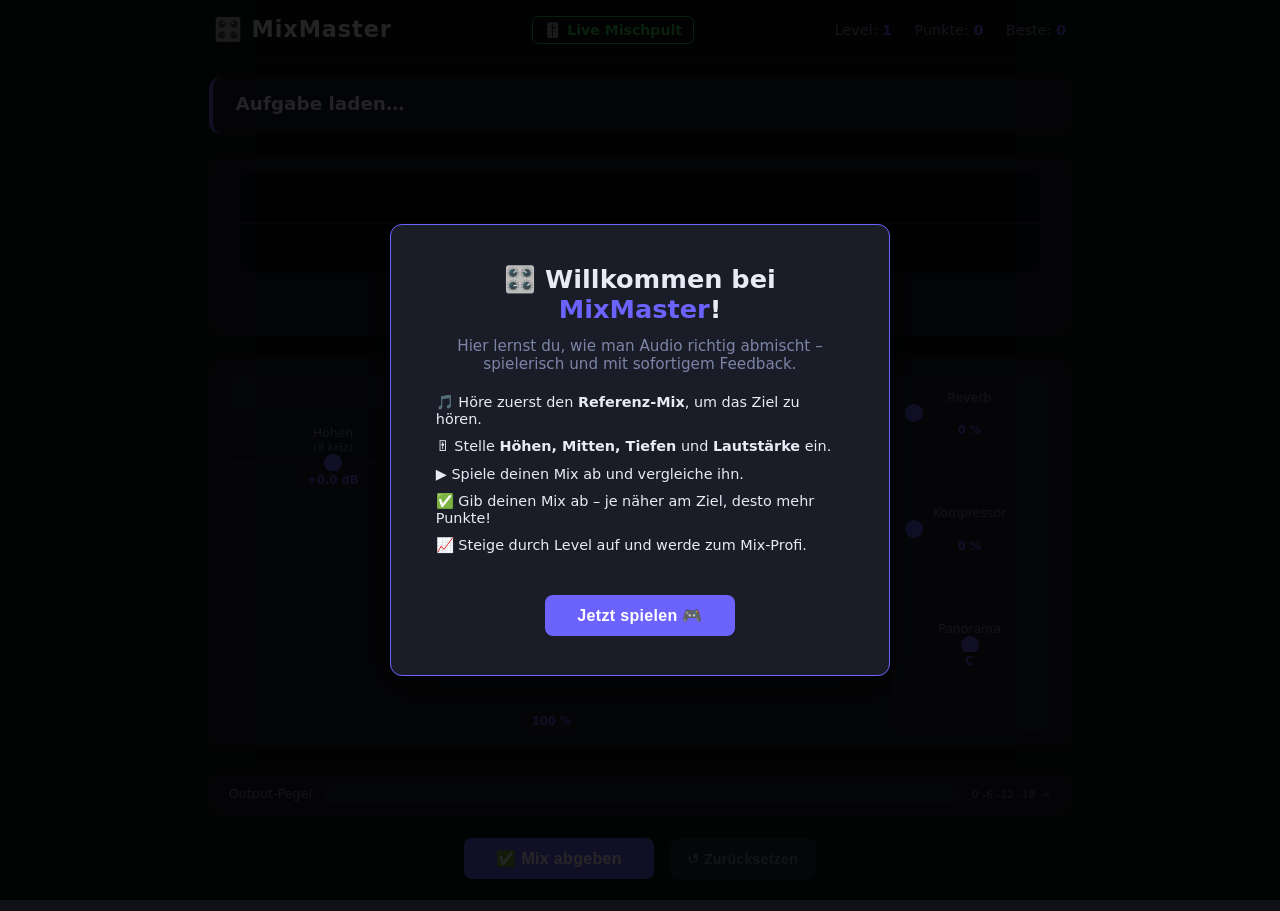
<file: index.html>
<!DOCTYPE html>
<html lang="de">
<head>
  <meta charset="UTF-8" />
  <meta name="viewport" content="width=device-width, initial-scale=1.0" />
  <title>MixMaster – Das Misch-Trainings-Spiel</title>
  <link rel="stylesheet" href="style.css" />
</head>
<body>

  <!-- ===== HEADER ===== -->
  <header>
    <div class="logo">🎛️ MixMaster</div>
    <a href="mixer.html" class="live-mixer-link">🎚️ Live Mischpult</a>
    <div class="score-bar">
      <span>Level: <strong id="level-display">1</strong></span>
      <span>Punkte: <strong id="score-display">0</strong></span>
      <span>Beste: <strong id="highscore-display">0</strong></span>
    </div>
  </header>

  <!-- ===== MAIN ===== -->
  <main>

    <!-- Mission card -->
    <section class="mission-card" id="mission-card">
      <h2 id="mission-title">Aufgabe laden…</h2>
      <p id="mission-desc"></p>
    </section>

    <!-- Visualiser -->
    <section class="visualiser-section">
      <canvas id="visualiser" width="800" height="120"></canvas>
      <div class="transport">
        <button id="btn-play-ref"  class="btn btn-ref"   title="Referenz-Mix kurz anhören">🎵 Referenz hören</button>
        <button id="btn-play-track" class="btn btn-play" title="Deinen Mix abspielen">▶ Spielen</button>
        <button id="btn-stop"       class="btn btn-stop" title="Stopp">⏹ Stopp</button>
      </div>
    </section>

    <!-- Mixer board -->
    <section class="mixer">

      <!-- Channel strip: Voice / Synth / Drums based on level -->
      <div class="channel" id="channel-main">
        <div class="channel-label" id="channel-label">🎤 Gesang</div>

        <!-- EQ knobs -->
        <div class="eq-section">
          <div class="knob-group">
            <label>Höhen <span class="hz">(8 kHz)</span></label>
            <input type="range" id="eq-high" class="slider eq-slider" min="-20" max="20" step="0.5" value="0" />
            <div class="value-badge" id="eq-high-val">0 dB</div>
          </div>
          <div class="knob-group">
            <label>Mitten <span class="hz">(1 kHz)</span></label>
            <input type="range" id="eq-mid" class="slider eq-slider" min="-20" max="20" step="0.5" value="0" />
            <div class="value-badge" id="eq-mid-val">0 dB</div>
          </div>
          <div class="knob-group">
            <label>Tiefen <span class="hz">(100 Hz)</span></label>
            <input type="range" id="eq-low" class="slider eq-slider" min="-20" max="20" step="0.5" value="0" />
            <div class="value-badge" id="eq-low-val">0 dB</div>
          </div>
        </div>

        <!-- Volume fader -->
        <div class="fader-section">
          <label>Lautstärke</label>
          <input type="range" id="fader-vol" class="slider fader" min="0" max="150" step="1" value="100"
                 orient="vertical" />
          <div class="value-badge" id="fader-vol-val">100 %</div>
        </div>

      </div><!-- /channel -->

      <!-- Reverb / Compression quick controls -->
      <div class="fx-panel">
        <div class="knob-group">
          <label>Reverb</label>
          <input type="range" id="fx-reverb" class="slider fx-slider" min="0" max="100" step="1" value="0" />
          <div class="value-badge" id="fx-reverb-val">0 %</div>
        </div>
        <div class="knob-group">
          <label>Kompressor</label>
          <input type="range" id="fx-comp" class="slider fx-slider" min="0" max="100" step="1" value="0" />
          <div class="value-badge" id="fx-comp-val">0 %</div>
        </div>
        <div class="knob-group">
          <label>Panorama</label>
          <input type="range" id="fx-pan" class="slider fx-slider" min="-100" max="100" step="1" value="0" />
          <div class="value-badge" id="fx-pan-val">C</div>
        </div>
      </div>

    </section><!-- /mixer -->

    <!-- Meter section -->
    <section class="meter-section">
      <div class="meter-label">Output-Pegel</div>
      <div class="meter-bar-wrap">
        <div id="meter-bar" class="meter-bar"></div>
      </div>
      <div class="meter-scale">
        <span>0</span><span>-6</span><span>-12</span><span>-18</span><span>-∞</span>
      </div>
    </section>

    <!-- Submit -->
    <div class="submit-row">
      <button id="btn-submit" class="btn btn-submit">✅ Mix abgeben</button>
      <button id="btn-reset"  class="btn btn-reset">↺ Zurücksetzen</button>
    </div>

    <!-- Result overlay -->
    <div id="result-overlay" class="result-overlay hidden">
      <div class="result-box">
        <div id="result-emoji" class="result-emoji">🎉</div>
        <h2 id="result-title">Fantastisch!</h2>
        <p id="result-msg"></p>
        <div class="result-breakdown" id="result-breakdown"></div>
        <button id="btn-next" class="btn btn-next">Weiter ▶</button>
      </div>
    </div>

  </main>

  <!-- ===== TUTORIAL OVERLAY ===== -->
  <div id="tutorial-overlay" class="tutorial-overlay">
    <div class="tutorial-box">
      <h1>🎛️ Willkommen bei <em>MixMaster</em>!</h1>
      <p>Hier lernst du, wie man Audio richtig abmischt – spielerisch und mit sofortigem Feedback.</p>
      <ul>
        <li>🎵 Höre zuerst den <strong>Referenz-Mix</strong>, um das Ziel zu hören.</li>
        <li>🎚 Stelle <strong>Höhen, Mitten, Tiefen</strong> und <strong>Lautstärke</strong> ein.</li>
        <li>▶ Spiele deinen Mix ab und vergleiche ihn.</li>
        <li>✅ Gib deinen Mix ab – je näher am Ziel, desto mehr Punkte!</li>
        <li>📈 Steige durch Level auf und werde zum Mix-Profi.</li>
      </ul>
      <button id="btn-start" class="btn btn-next">Jetzt spielen 🎮</button>
    </div>
  </div>

  <script src="app.js"></script>
</body>
</html>
</file>
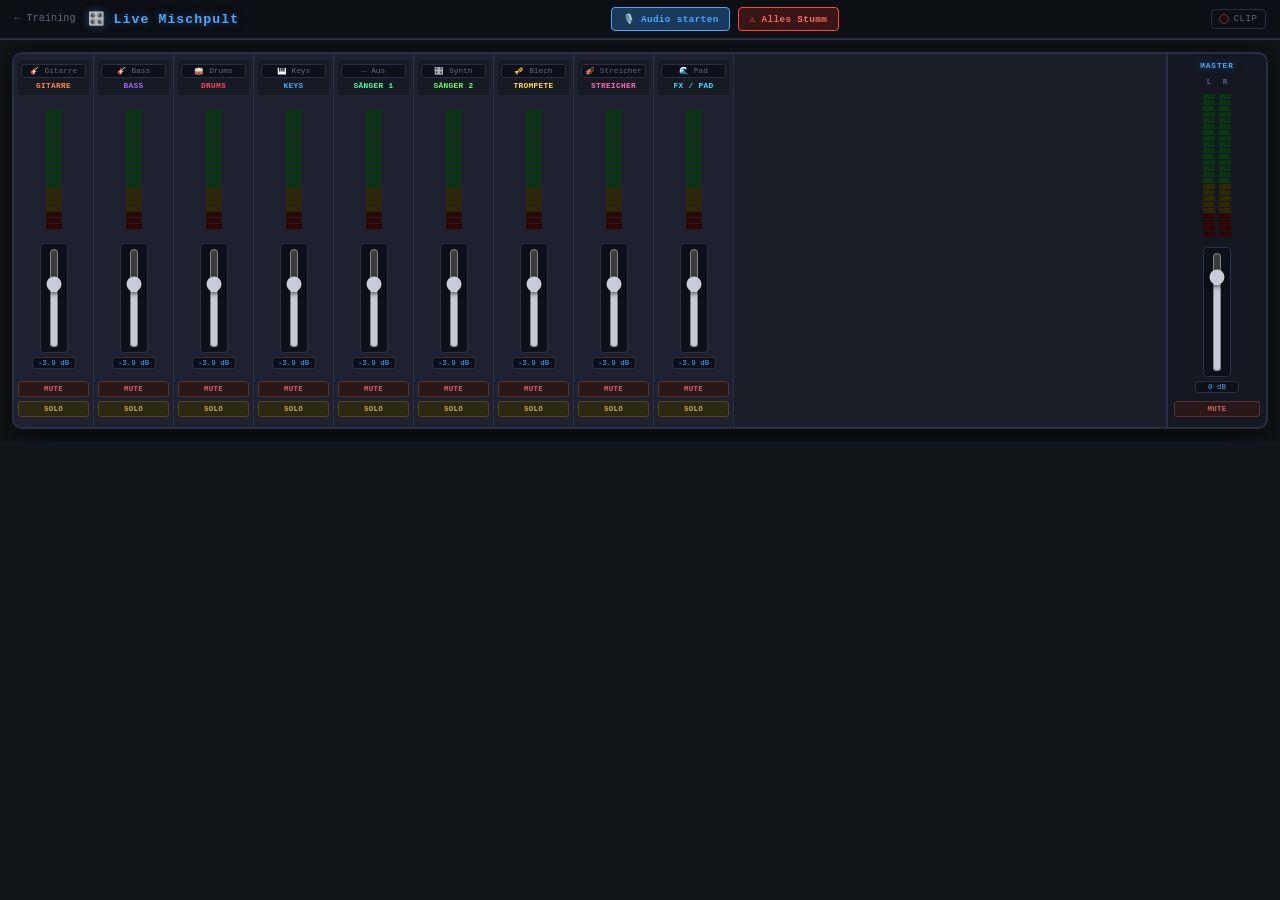
<file: mixer.html>
<!DOCTYPE html>
<html lang="de">
<head>
  <meta charset="UTF-8" />
  <meta name="viewport" content="width=device-width, initial-scale=1.0" />
  <title>Live Mischpult – Audio Mixer</title>
  <link rel="stylesheet" href="mixer.css" />
</head>
<body>

  <!-- ===== HEADER ===== -->
  <header class="mixer-header">
    <div class="header-left">
      <a href="index.html" class="back-link">← Training</a>
      <div class="logo">🎛️ Live Mischpult</div>
    </div>
    <div class="header-center">
      <button id="btn-start-audio" class="btn btn-primary">🎙️ Audio starten</button>
      <button id="btn-panic"       class="btn btn-danger">⚠️ Alles Stumm</button>
    </div>
    <div class="header-right">
      <div class="clip-indicator" id="clip-indicator">
        <span class="clip-led" id="clip-led"></span>
        <span>CLIP</span>
      </div>
    </div>
  </header>

  <!-- ===== MIXER CONSOLE ===== -->
  <div class="console-wrap">
    <div class="console" id="console">

      <!-- ─── Channel strips (generated by JS) ─── -->
      <div class="channels" id="channels"></div>

      <!-- ─── Master Section ─── -->
      <div class="master-section">
        <div class="master-label">MASTER</div>

        <div class="master-meters">
          <div class="master-meter-wrap">
            <div class="master-meter-label">L</div>
            <div class="meter-column" id="master-meter-l">
              <!-- LEDs injected by JS -->
            </div>
          </div>
          <div class="master-meter-wrap">
            <div class="master-meter-label">R</div>
            <div class="meter-column" id="master-meter-r">
              <!-- LEDs injected by JS -->
            </div>
          </div>
        </div>

        <div class="master-fader-wrap">
          <div class="fader-track">
            <input type="range" id="master-fader"
                   class="fader-input" orient="vertical"
                   min="0" max="120" step="1" value="100" />
          </div>
          <div class="fader-db-label" id="master-db">0 dB</div>
        </div>

        <div class="master-controls">
          <button class="btn-mute" id="master-mute">MUTE</button>
        </div>
      </div>

    </div><!-- /console -->
  </div><!-- /console-wrap -->

  <!-- ===== INPUT PERMISSION NOTICE ===== -->
  <div id="mic-notice" class="mic-notice hidden">
    🎙️ Mikrofon-Zugriff wurde abgelehnt oder nicht unterstützt. Kanäle nutzen Synthesizer-Töne.
  </div>

  <script src="mixer.js"></script>
</body>
</html>
</file>
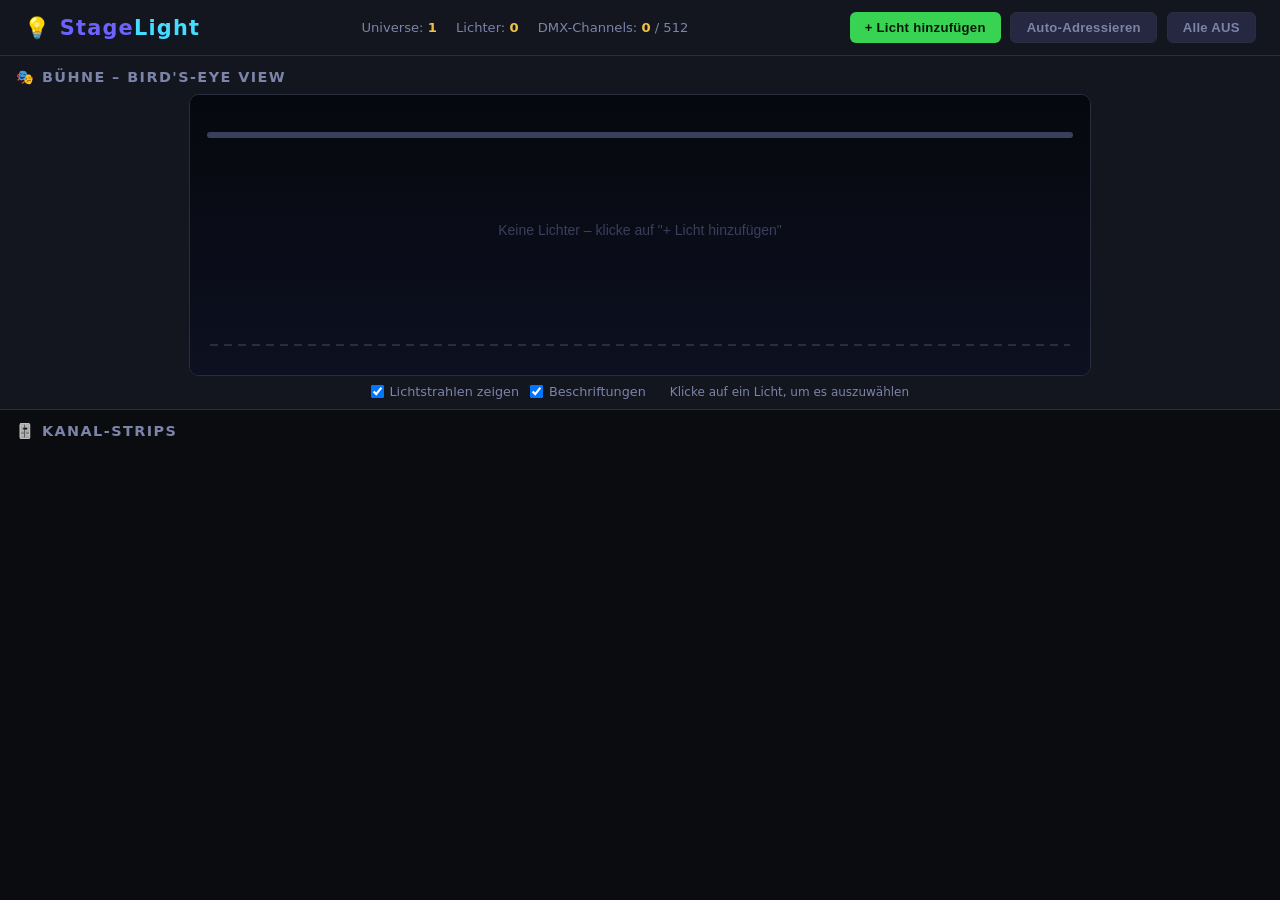
<file: stage.html>
<!DOCTYPE html>
<html lang="de">
<head>
  <meta charset="UTF-8" />
  <meta name="viewport" content="width=device-width, initial-scale=1.0" />
  <title>StageLight – DMX Lighting Control</title>
  <link rel="stylesheet" href="stage.css" />
</head>
<body>

  <!-- ===== HEADER ===== -->
  <header>
    <div class="logo">💡 Stage<span>Light</span></div>

    <div class="dmx-info">
      <span>Universe: <strong>1</strong></span>
      <span>Lichter: <strong id="light-count">0</strong></span>
      <span>DMX-Channels: <strong id="dmx-used">0</strong> / 512</span>
    </div>

    <div class="header-actions">
      <button class="btn btn-add" id="btn-add-light">+ Licht hinzufügen</button>
      <button class="btn btn-secondary" id="btn-auto-addr">Auto-Adressieren</button>
      <button class="btn btn-secondary" id="btn-all-off">Alle AUS</button>
    </div>
  </header>

  <!-- ===== MAIN ===== -->
  <main>

    <!-- Stage Canvas -->
    <section class="stage-section">
      <h2>🎭 Bühne – Bird's-Eye View</h2>
      <canvas id="stage-canvas" width="900" height="280"></canvas>
      <div class="stage-controls">
        <label>
          <input type="checkbox" id="show-beams" checked />
          Lichtstrahlen zeigen
        </label>
        <label>
          <input type="checkbox" id="show-labels" checked />
          Beschriftungen
        </label>
        <span style="margin-left:.8rem; color: var(--text-dim); font-size:.75rem;">
          Klicke auf ein Licht, um es auszuwählen
        </span>
      </div>
    </section>

    <!-- Channel Strips -->
    <section class="strips-section">
      <div class="strips-header">
        <h2>🎚️ Kanal-Strips</h2>
      </div>
      <div id="channel-strips">
        <!-- strips injected by JS -->
      </div>
    </section>

  </main>

  <!-- ===== ADD LIGHT MODAL ===== -->
  <div class="modal-overlay hidden" id="add-modal">
    <div class="modal-box">
      <h3>💡 Neues Licht hinzufügen</h3>

      <div class="form-group">
        <label for="new-name">Name</label>
        <input type="text" id="new-name" class="form-input" placeholder="z.B. Spot Links" value="" />
      </div>

      <div class="form-group">
        <label for="new-type">Typ</label>
        <select id="new-type" class="form-select">
          <option value="par">PAR (Intensität + RGB)</option>
          <option value="spot">Spot (Intensität + Pan/Tilt)</option>
          <option value="rgb">RGB Flood (Vollfarbe)</option>
          <option value="moving">Moving Head (Pan/Tilt + RGB)</option>
        </select>
      </div>

      <div class="form-group">
        <label for="new-dmx">DMX-Startadresse (1–512)</label>
        <input type="number" id="new-dmx" class="form-input" min="1" max="512" value="1" />
      </div>

      <div class="modal-actions">
        <button class="btn btn-secondary" id="btn-modal-cancel">Abbrechen</button>
        <button class="btn btn-add" id="btn-modal-add">Hinzufügen</button>
      </div>
    </div>
  </div>

  <!-- ===== TOAST ===== -->
  <div id="toast"></div>

  <script src="stage.js"></script>
</body>
</html>
</file>
<file: style.css>
/* =====================================================
   MixMaster – Stylesheet
   Dark studio aesthetic, mobile-friendly
   ===================================================== */

/* ---------- Reset & base ---------- */
*, *::before, *::after { box-sizing: border-box; margin: 0; padding: 0; }

:root {
  --bg:         #0f1117;
  --surface:    #1a1d27;
  --surface2:   #23273a;
  --accent:     #6c63ff;
  --accent2:    #ff6584;
  --green:      #39d353;
  --yellow:     #f0c040;
  --red:        #e05252;
  --text:       #e8eaf6;
  --text-dim:   #7c84a8;
  --radius:     12px;
  --fader-h:    180px;
}

html { font-size: 16px; }
body {
  background: var(--bg);
  color: var(--text);
  font-family: 'Segoe UI', system-ui, sans-serif;
  min-height: 100vh;
  display: flex;
  flex-direction: column;
  align-items: center;
}

/* ---------- Header ---------- */
header {
  width: 100%;
  max-width: 900px;
  display: flex;
  justify-content: space-between;
  align-items: center;
  padding: 1rem 1.5rem;
  border-bottom: 1px solid #2a2d3e;
}
.logo { font-size: 1.4rem; font-weight: 700; letter-spacing: .04em; }
.live-mixer-link {
  color: var(--green);
  text-decoration: none;
  font-size: .88rem;
  font-weight: 600;
  padding: .3rem .7rem;
  border: 1px solid var(--green);
  border-radius: 6px;
  transition: background .2s;
}
.live-mixer-link:hover { background: rgba(57,211,83,.12); }
.score-bar { display: flex; gap: 1.4rem; font-size: .9rem; color: var(--text-dim); }
.score-bar strong { color: var(--accent); }

/* ---------- Main ---------- */
main {
  width: 100%;
  max-width: 900px;
  padding: 1rem 1.2rem 2rem;
  display: flex;
  flex-direction: column;
  gap: 1.4rem;
}

/* ---------- Mission card ---------- */
.mission-card {
  background: var(--surface);
  border-radius: var(--radius);
  padding: 1rem 1.4rem;
  border-left: 4px solid var(--accent);
}
.mission-card h2 { font-size: 1.15rem; margin-bottom: .3rem; }
.mission-card p  { color: var(--text-dim); font-size: .9rem; }

/* ---------- Visualiser ---------- */
.visualiser-section {
  display: flex;
  flex-direction: column;
  align-items: center;
  gap: .8rem;
  background: var(--surface);
  border-radius: var(--radius);
  padding: 1rem;
}
#visualiser {
  width: 100%;
  max-width: 800px;
  height: 100px;
  border-radius: 8px;
  background: #0a0c13;
}
.transport {
  display: flex;
  gap: .7rem;
  flex-wrap: wrap;
  justify-content: center;
}

/* ---------- Buttons ---------- */
.btn {
  cursor: pointer;
  border: none;
  border-radius: 8px;
  padding: .55rem 1.1rem;
  font-size: .88rem;
  font-weight: 600;
  letter-spacing: .02em;
  transition: filter .15s, transform .1s;
}
.btn:hover  { filter: brightness(1.15); }
.btn:active { transform: scale(.96); }

.btn-play   { background: var(--green);  color: #0a1a0a; }
.btn-ref    { background: var(--accent); color: #fff; }
.btn-stop   { background: #444;          color: var(--text); }
.btn-submit { background: var(--accent); color: #fff; padding: .7rem 2rem; font-size: 1rem; }
.btn-reset  { background: var(--surface2); color: var(--text-dim); }
.btn-next   { background: var(--accent); color: #fff; padding: .7rem 2rem; font-size: 1rem; margin-top: 1rem; }

/* ---------- Mixer ---------- */
.mixer {
  display: flex;
  gap: 1.2rem;
  background: var(--surface);
  border-radius: var(--radius);
  padding: 1.2rem 1.4rem;
  flex-wrap: wrap;
}

/* -- Channel strip -- */
#channel-main {
  flex: 1;
  min-width: 260px;
  display: flex;
  flex-direction: column;
  gap: 1rem;
}
.channel-label {
  font-size: 1rem;
  font-weight: 700;
  color: var(--accent);
  text-align: center;
  padding: .4rem;
  background: var(--surface2);
  border-radius: 6px;
}

/* -- EQ section -- */
.eq-section {
  display: flex;
  gap: 1rem;
  justify-content: space-between;
  flex-wrap: wrap;
}
.knob-group {
  display: flex;
  flex-direction: column;
  align-items: center;
  gap: .35rem;
  flex: 1;
  min-width: 80px;
}
.knob-group label {
  font-size: .78rem;
  color: var(--text-dim);
  text-align: center;
  line-height: 1.3;
}
.hz { display: block; font-size: .7rem; color: var(--text-dim); }

/* -- Sliders -- */
.slider {
  -webkit-appearance: none;
  appearance: none;
  background: transparent;
  cursor: pointer;
}

/* EQ sliders – horizontal */
.eq-slider, .fx-slider {
  width: 100%;
  height: 4px;
  border-radius: 4px;
  accent-color: var(--accent);
}
.eq-slider::-webkit-slider-runnable-track,
.fx-slider::-webkit-slider-runnable-track {
  height: 4px;
  background: var(--surface2);
  border-radius: 4px;
}
.eq-slider::-webkit-slider-thumb,
.fx-slider::-webkit-slider-thumb {
  -webkit-appearance: none;
  width: 18px; height: 18px;
  border-radius: 50%;
  background: var(--accent);
  margin-top: -7px;
  transition: background .2s;
}
.eq-slider:hover::-webkit-slider-thumb,
.fx-slider:hover::-webkit-slider-thumb { background: var(--accent2); }

/* Volume fader – vertical */
.fader-section {
  display: flex;
  flex-direction: column;
  align-items: center;
  gap: .4rem;
}
.fader-section label { font-size: .78rem; color: var(--text-dim); }
.fader {
  writing-mode: vertical-lr;
  direction: rtl;
  width: 28px;
  height: var(--fader-h);
  accent-color: var(--green);
}

/* -- Value badges -- */
.value-badge {
  font-size: .72rem;
  font-weight: 700;
  color: var(--accent);
  background: var(--surface2);
  padding: 2px 6px;
  border-radius: 4px;
  min-width: 48px;
  text-align: center;
}

/* -- FX panel -- */
.fx-panel {
  display: flex;
  flex-direction: column;
  gap: 1.2rem;
  justify-content: space-around;
  min-width: 110px;
  background: var(--surface2);
  border-radius: 8px;
  padding: .8rem .9rem;
}
.fx-panel .knob-group { min-width: unset; }

/* ---------- Meter ---------- */
.meter-section {
  display: flex;
  align-items: center;
  gap: .8rem;
  background: var(--surface);
  border-radius: var(--radius);
  padding: .8rem 1.2rem;
}
.meter-label { font-size: .8rem; color: var(--text-dim); white-space: nowrap; }
.meter-bar-wrap {
  flex: 1;
  height: 18px;
  background: var(--surface2);
  border-radius: 6px;
  overflow: hidden;
}
.meter-bar {
  height: 100%;
  width: 0%;
  background: linear-gradient(90deg, var(--green) 0%, var(--yellow) 75%, var(--red) 100%);
  transition: width .08s linear;
  border-radius: 6px;
}
.meter-scale {
  display: flex;
  justify-content: space-between;
  width: 80px;
  font-size: .65rem;
  color: var(--text-dim);
}

/* ---------- Submit row ---------- */
.submit-row {
  display: flex;
  gap: 1rem;
  justify-content: center;
  flex-wrap: wrap;
}

/* ---------- Result overlay ---------- */
.result-overlay {
  position: fixed;
  inset: 0;
  background: rgba(0,0,0,.75);
  display: flex;
  align-items: center;
  justify-content: center;
  z-index: 100;
}
.result-overlay.hidden { display: none; }
.result-box {
  background: var(--surface);
  border-radius: var(--radius);
  padding: 2rem 2.4rem;
  max-width: 440px;
  width: 90%;
  text-align: center;
  box-shadow: 0 8px 40px rgba(0,0,0,.6);
  border: 1px solid var(--accent);
}
.result-emoji { font-size: 3.5rem; }
.result-box h2 { font-size: 1.5rem; margin: .6rem 0 .4rem; }
.result-box p  { color: var(--text-dim); font-size: .9rem; }
.result-breakdown {
  margin: 1rem 0;
  display: flex;
  flex-direction: column;
  gap: .5rem;
  text-align: left;
}
.breakdown-row {
  display: flex;
  justify-content: space-between;
  align-items: center;
  background: var(--surface2);
  border-radius: 6px;
  padding: .4rem .8rem;
  font-size: .85rem;
}
.breakdown-bar-bg {
  flex: 1;
  height: 8px;
  background: #2a2d3e;
  border-radius: 4px;
  margin: 0 .8rem;
  overflow: hidden;
}
.breakdown-bar { height: 100%; border-radius: 4px; transition: width .4s; }

/* ---------- Tutorial overlay ---------- */
.tutorial-overlay {
  position: fixed;
  inset: 0;
  background: rgba(0,0,0,.85);
  display: flex;
  align-items: center;
  justify-content: center;
  z-index: 200;
}
.tutorial-box {
  background: var(--surface);
  border-radius: var(--radius);
  padding: 2.4rem 2.8rem;
  max-width: 500px;
  width: 90%;
  text-align: center;
  box-shadow: 0 8px 40px rgba(0,0,0,.6);
  border: 1px solid var(--accent);
}
.tutorial-box h1 { font-size: 1.6rem; margin-bottom: .8rem; }
.tutorial-box em  { color: var(--accent); font-style: normal; }
.tutorial-box p   { color: var(--text-dim); margin-bottom: 1rem; font-size: .95rem; }
.tutorial-box ul  {
  list-style: none;
  text-align: left;
  display: inline-block;
  margin-bottom: 1.2rem;
}
.tutorial-box li { padding: .35rem 0; font-size: .9rem; }

/* ---------- Responsive tweaks ---------- */
@media (max-width: 600px) {
  .mixer { flex-direction: column; }
  .fader { height: 100px; }
  .eq-section { gap: .6rem; }
  .score-bar { gap: .8rem; font-size: .8rem; }
}
</file>
<file: mixer.css>
/* =====================================================
   Live Mischpult – mixer.css
   Dark professional studio aesthetic
   ===================================================== */

/* ---------- Reset & Variables ---------- */
*, *::before, *::after { box-sizing: border-box; margin: 0; padding: 0; }

:root {
  --bg:          #111418;
  --console-bg:  #1a1e26;
  --channel-bg:  #1e2230;
  --channel-top: #161a22;
  --strip-border:#2a2f44;
  --master-bg:   #141820;
  --accent:      #4da6ff;
  --text:        #d0d8f0;
  --text-dim:    #606880;
  --text-label:  #8090b0;
  --green:       #22dd44;
  --green-dim:   #0a3510;
  --yellow:      #ddcc00;
  --yellow-dim:  #2e2800;
  --red:         #ff2222;
  --red-dim:     #2e0505;
  --led-on-glow: drop-shadow(0 0 4px currentColor);
  --radius:      6px;
  --fader-track: #0d1018;
  --fader-knob:  #c8ccd8;
  --fader-line:  #3a4060;
}

html, body {
  height: 100%;
  background: var(--bg);
  color: var(--text);
  font-family: 'Courier New', 'Consolas', monospace;
  font-size: 12px;
  overflow-x: auto;
}

/* ---------- Header ---------- */
.mixer-header {
  display: flex;
  justify-content: space-between;
  align-items: center;
  background: #0c0f14;
  padding: .6rem 1.2rem;
  border-bottom: 2px solid #2a2f44;
  gap: 1rem;
  flex-wrap: wrap;
}
.header-left {
  display: flex;
  align-items: center;
  gap: 1rem;
}
.back-link {
  color: var(--text-dim);
  text-decoration: none;
  font-size: .85rem;
  transition: color .2s;
}
.back-link:hover { color: var(--accent); }

.logo {
  font-size: 1.1rem;
  font-weight: 700;
  letter-spacing: .08em;
  color: var(--accent);
  text-shadow: 0 0 10px rgba(77,166,255,.4);
}
.header-center { display: flex; gap: .6rem; }

.clip-indicator {
  display: flex;
  align-items: center;
  gap: .4rem;
  padding: .3rem .6rem;
  border: 1px solid #2a2f44;
  border-radius: 4px;
  font-size: 0.75rem;
  letter-spacing: .06em;
  color: var(--text-dim);
}
.clip-led {
  width: 10px; height: 10px;
  border-radius: 50%;
  background: var(--red-dim);
  border: 1px solid #444;
  transition: background .1s, box-shadow .1s;
}
.clip-led.active {
  background: var(--red);
  box-shadow: 0 0 8px var(--red);
}

/* ---------- Buttons ---------- */
.btn {
  cursor: pointer;
  border: 1px solid #3a4060;
  border-radius: 4px;
  padding: .4rem .9rem;
  font-size: .78rem;
  font-family: inherit;
  font-weight: 700;
  letter-spacing: .04em;
  transition: filter .15s, transform .1s;
  background: #23283a;
  color: var(--text);
}
.btn:hover  { filter: brightness(1.2); }
.btn:active { transform: scale(.95); }
.btn-primary { background: #1a3a5c; color: var(--accent); border-color: var(--accent); }
.btn-danger  { background: #3a1515; color: #ff6666; border-color: #ff4444; }

/* ---------- Console Wrap ---------- */
.console-wrap {
  padding: 1rem;
  overflow-x: auto;
}
.console {
  display: flex;
  align-items: stretch;
  gap: 0;
  background: var(--console-bg);
  border: 2px solid var(--strip-border);
  border-radius: 10px;
  overflow: hidden;
  min-width: max-content;
  box-shadow: 0 8px 40px rgba(0,0,0,.7);
}

/* ---------- Channel Grid ---------- */
.channels {
  display: flex;
  flex: 1;
}

/* ---------- Channel Strip ---------- */
.channel {
  display: flex;
  flex-direction: column;
  align-items: center;
  width: 80px;
  background: var(--channel-bg);
  border-right: 1px solid var(--strip-border);
  padding: 6px 4px 10px;
  gap: 6px;
  transition: background .2s;
}
.channel:last-child { border-right: 1px solid var(--strip-border); }
.channel.muted { background: #1a1c24; opacity: .6; }
.channel.soloed { background: #1e2820; border-right-color: #226600; }

/* Channel top section */
.channel-top {
  width: 100%;
  background: var(--channel-top);
  border-radius: 4px;
  padding: 4px 3px;
  display: flex;
  flex-direction: column;
  align-items: center;
  gap: 4px;
}

/* Input selector */
.input-selector {
  width: 100%;
  background: #0d1018;
  color: var(--text-dim);
  border: 1px solid #2a2f44;
  border-radius: 3px;
  font-family: inherit;
  font-size: .65rem;
  padding: 2px 3px;
  cursor: pointer;
  appearance: none;
  text-align: center;
}
.input-selector:focus { outline: 1px solid var(--accent); }

/* Channel name */
.channel-name {
  font-size: .65rem;
  font-weight: 700;
  letter-spacing: .04em;
  color: var(--text-label);
  text-align: center;
  text-transform: uppercase;
  padding: 0 2px;
  word-break: break-word;
  line-height: 1.2;
}

/* ---------- Peak Meter ---------- */
.peak-meter {
  width: 16px;
  height: 130px;
  display: flex;
  flex-direction: column-reverse;
  gap: 1px;
  padding: 2px 0;
}
.peak-led {
  width: 100%;
  height: 5px;
  border-radius: 1px;
  transition: background .04s, box-shadow .04s;
}
/* LED colour zones set by JS data-zone attribute */
.peak-led[data-zone="red"]    { background: var(--red-dim); }
.peak-led[data-zone="yellow"] { background: var(--yellow-dim); }
.peak-led[data-zone="green"]  { background: var(--green-dim); }

.peak-led[data-zone="red"].lit {
  background: var(--red);
  box-shadow: 0 0 4px var(--red);
}
.peak-led[data-zone="yellow"].lit {
  background: var(--yellow);
  box-shadow: 0 0 4px var(--yellow);
}
.peak-led[data-zone="green"].lit {
  background: var(--green);
  box-shadow: 0 0 3px var(--green);
}

/* ---------- Fader Section ---------- */
.fader-section {
  display: flex;
  flex-direction: column;
  align-items: center;
  gap: 4px;
  flex: 1;
  justify-content: center;
}

/* Vertical fader track */
.fader-track {
  position: relative;
  width: 28px;
  height: 110px;
  background: var(--fader-track);
  border-radius: 4px;
  border: 1px solid #2a2f44;
  display: flex;
  align-items: center;
  justify-content: center;
}
.fader-track::before {
  content: '';
  position: absolute;
  left: 50%;
  top: 8px; bottom: 8px;
  width: 2px;
  background: var(--fader-line);
  transform: translateX(-50%);
  border-radius: 1px;
}

.fader-input {
  -webkit-appearance: slider-vertical;
  writing-mode: vertical-lr;
  direction: rtl;
  width: 24px;
  height: 100px;
  background: transparent;
  cursor: pointer;
  accent-color: var(--fader-knob);
  position: relative;
  z-index: 1;
}
.fader-input::-webkit-slider-thumb {
  -webkit-appearance: none;
  width: 22px; height: 14px;
  background: linear-gradient(180deg, #d8dce8 0%, #a0a8c0 50%, #d8dce8 100%);
  border-radius: 3px;
  border: 1px solid #808090;
  box-shadow: 0 2px 4px rgba(0,0,0,.5);
  cursor: grab;
}
.fader-input:active::-webkit-slider-thumb { cursor: grabbing; }
.fader-input::-moz-range-thumb {
  width: 22px; height: 14px;
  background: linear-gradient(180deg, #d8dce8 0%, #a0a8c0 50%, #d8dce8 100%);
  border-radius: 3px;
  border: 1px solid #808090;
  box-shadow: 0 2px 4px rgba(0,0,0,.5);
  cursor: grab;
}

.fader-db-label {
  font-size: .62rem;
  color: var(--accent);
  text-align: center;
  min-width: 44px;
  background: #0d1018;
  border: 1px solid #2a2f44;
  border-radius: 3px;
  padding: 1px 3px;
}

/* ---------- Channel Buttons ---------- */
.channel-btns {
  display: flex;
  flex-direction: column;
  gap: 4px;
  width: 100%;
}
.btn-mute, .btn-solo {
  width: 100%;
  padding: 3px 0;
  font-family: inherit;
  font-size: .62rem;
  font-weight: 700;
  letter-spacing: .04em;
  border-radius: 3px;
  border: 1px solid;
  cursor: pointer;
  transition: background .15s, box-shadow .15s;
}
.btn-mute {
  background: #2a1818;
  color: #cc6666;
  border-color: #553333;
}
.btn-mute.active {
  background: var(--red);
  color: #fff;
  box-shadow: 0 0 6px var(--red);
  border-color: var(--red);
}
.btn-solo {
  background: #2a2810;
  color: #ccaa44;
  border-color: #554422;
}
.btn-solo.active {
  background: var(--yellow);
  color: #111;
  box-shadow: 0 0 6px var(--yellow);
  border-color: var(--yellow);
}

/* ---------- Master Section ---------- */
.master-section {
  width: 100px;
  background: var(--master-bg);
  display: flex;
  flex-direction: column;
  align-items: center;
  padding: 8px 6px 10px;
  gap: 8px;
  border-left: 2px solid var(--strip-border);
}
.master-label {
  font-size: .65rem;
  font-weight: 700;
  letter-spacing: .12em;
  color: var(--accent);
  text-shadow: 0 0 8px rgba(77,166,255,.5);
  text-transform: uppercase;
}
.master-meters {
  display: flex;
  gap: 4px;
}
.master-meter-wrap {
  display: flex;
  flex-direction: column;
  align-items: center;
  gap: 3px;
}
.master-meter-label {
  font-size: .6rem;
  color: var(--text-dim);
  font-weight: 700;
}
.meter-column {
  width: 12px;
  height: 150px;
  display: flex;
  flex-direction: column-reverse;
  gap: 1px;
  padding: 2px 0;
}
.meter-column .peak-led {
  width: 100%;
  height: 5px;
}

.master-fader-wrap {
  display: flex;
  flex-direction: column;
  align-items: center;
  gap: 4px;
}
.master-fader-wrap .fader-track {
  height: 130px;
}
.master-fader-wrap .fader-input {
  height: 120px;
}

.master-controls { width: 100%; }
.master-controls .btn-mute { width: 100%; }

/* ---------- Mic Notice ---------- */
.mic-notice {
  margin: .8rem auto;
  max-width: 600px;
  background: #2a2000;
  border: 1px solid #665500;
  border-radius: 6px;
  padding: .6rem 1rem;
  font-size: .8rem;
  color: #cc9900;
  text-align: center;
}
.mic-notice.hidden { display: none; }

/* ---------- Responsive ---------- */
@media (max-width: 700px) {
  .channel { width: 68px; }
  .peak-meter { height: 100px; }
  .fader-track { height: 90px; }
  .fader-input { height: 80px; }
  .meter-column { height: 110px; }
}
</file>
<file: stage.css>
/* =====================================================
   StageLight – stage.css
   Dark stage/lighting aesthetic
   ===================================================== */

/* ---------- Reset & base ---------- */
*, *::before, *::after { box-sizing: border-box; margin: 0; padding: 0; }

:root {
  --bg:          #0a0c10;
  --surface:     #13151f;
  --surface2:    #1c1f2e;
  --surface3:    #252840;
  --accent:      #6c63ff;
  --accent2:     #ff6584;
  --green:       #39d353;
  --yellow:      #f0c040;
  --orange:      #ff8844;
  --red:         #e05252;
  --cyan:        #44ddff;
  --text:        #e8eaf6;
  --text-dim:    #7c84a8;
  --border:      #2a2d3e;
  --radius:      10px;
  --radius-sm:   6px;
}

html { font-size: 16px; }
body {
  background: var(--bg);
  color: var(--text);
  font-family: 'Segoe UI', system-ui, sans-serif;
  min-height: 100vh;
  display: flex;
  flex-direction: column;
  overflow-x: hidden;
}

/* ---------- Header ---------- */
header {
  display: flex;
  justify-content: space-between;
  align-items: center;
  padding: .75rem 1.5rem;
  background: var(--surface);
  border-bottom: 1px solid var(--border);
  flex-wrap: wrap;
  gap: .5rem;
}
.logo {
  font-size: 1.3rem;
  font-weight: 700;
  letter-spacing: .06em;
  color: var(--accent);
}
.logo span { color: var(--cyan); }
.dmx-info {
  display: flex;
  gap: 1.2rem;
  font-size: .82rem;
  color: var(--text-dim);
}
.dmx-info strong { color: var(--yellow); }
.header-actions {
  display: flex;
  gap: .6rem;
  flex-wrap: wrap;
}

/* ---------- Buttons ---------- */
.btn {
  cursor: pointer;
  border: none;
  border-radius: var(--radius-sm);
  padding: .45rem .95rem;
  font-size: .82rem;
  font-weight: 600;
  letter-spacing: .02em;
  transition: filter .15s, transform .1s;
  white-space: nowrap;
}
.btn:hover  { filter: brightness(1.18); }
.btn:active { transform: scale(.96); }
.btn-primary  { background: var(--accent); color: #fff; }
.btn-add      { background: var(--green); color: #061806; }
.btn-danger   { background: var(--red); color: #fff; }
.btn-secondary { background: var(--surface3); color: var(--text-dim); border: 1px solid var(--border); }
.btn-sm { padding: .3rem .65rem; font-size: .75rem; }

/* ---------- Main Layout ---------- */
main {
  flex: 1;
  display: flex;
  flex-direction: column;
  overflow: hidden;
}

/* ---------- Stage canvas section ---------- */
.stage-section {
  background: var(--surface);
  padding: .8rem 1rem .6rem;
  border-bottom: 1px solid var(--border);
  display: flex;
  flex-direction: column;
  align-items: center;
  gap: .5rem;
}
.stage-section h2 {
  align-self: flex-start;
  font-size: .9rem;
  color: var(--text-dim);
  font-weight: 600;
  text-transform: uppercase;
  letter-spacing: .1em;
}
#stage-canvas {
  background: #06080e;
  border-radius: var(--radius);
  border: 1px solid var(--border);
  cursor: pointer;
  display: block;
  max-width: 100%;
}
.stage-controls {
  display: flex;
  gap: .7rem;
  flex-wrap: wrap;
  align-items: center;
  font-size: .8rem;
  color: var(--text-dim);
}
.stage-controls label { display: flex; align-items: center; gap: .35rem; cursor: pointer; }

/* ---------- Channel strips area ---------- */
.strips-section {
  flex: 1;
  overflow-y: auto;
  padding: .8rem 1rem 1.5rem;
  background: var(--bg);
}
.strips-header {
  display: flex;
  justify-content: space-between;
  align-items: center;
  margin-bottom: .8rem;
}
.strips-header h2 {
  font-size: .9rem;
  color: var(--text-dim);
  font-weight: 600;
  text-transform: uppercase;
  letter-spacing: .1em;
}

/* ---------- Channel strips container ---------- */
#channel-strips {
  display: flex;
  gap: .8rem;
  flex-wrap: nowrap;
  overflow-x: auto;
  padding-bottom: .5rem;
}
#channel-strips:empty::after {
  content: 'Keine Lichter vorhanden. Klicke auf "Licht hinzufügen" um zu beginnen.';
  color: var(--text-dim);
  font-size: .9rem;
  padding: 2rem;
}

/* ---------- Individual Channel Strip ---------- */
.channel-strip {
  flex: 0 0 160px;
  background: var(--surface);
  border-radius: var(--radius);
  padding: .7rem .65rem 1rem;
  display: flex;
  flex-direction: column;
  gap: .55rem;
  border: 2px solid var(--border);
  transition: border-color .2s;
  position: relative;
}
.channel-strip.selected {
  border-color: var(--accent);
}
.channel-strip.selected .strip-header {
  background: rgba(108, 99, 255, .15);
}

/* Strip header */
.strip-header {
  display: flex;
  justify-content: space-between;
  align-items: center;
  background: var(--surface2);
  border-radius: var(--radius-sm);
  padding: .3rem .5rem;
}
.strip-name {
  font-size: .8rem;
  font-weight: 700;
  color: var(--text);
  flex: 1;
  min-width: 0;
  overflow: hidden;
  text-overflow: ellipsis;
  white-space: nowrap;
}
.strip-delete-btn {
  background: none;
  border: none;
  color: var(--text-dim);
  cursor: pointer;
  font-size: .9rem;
  padding: 0 0 0 .3rem;
  line-height: 1;
  flex-shrink: 0;
}
.strip-delete-btn:hover { color: var(--red); }

/* Type badge */
.strip-type {
  font-size: .68rem;
  font-weight: 600;
  text-transform: uppercase;
  letter-spacing: .08em;
  padding: .2rem .5rem;
  border-radius: 4px;
  text-align: center;
}
.type-par     { background: rgba(240,192,64,.18);  color: var(--yellow); }
.type-spot    { background: rgba(255,136,68,.18);  color: var(--orange); }
.type-rgb     { background: rgba(68,221,255,.18);  color: var(--cyan);   }
.type-moving  { background: rgba(108,99,255,.18);  color: var(--accent); }

/* DMX address */
.strip-dmx {
  display: flex;
  align-items: center;
  gap: .35rem;
  font-size: .72rem;
  color: var(--text-dim);
}
.strip-dmx span { font-weight: 700; color: var(--yellow); font-size: .78rem; }
.dmx-input {
  width: 52px;
  background: var(--surface2);
  border: 1px solid var(--border);
  color: var(--text);
  border-radius: 4px;
  padding: .2rem .35rem;
  font-size: .75rem;
  font-family: inherit;
}
.dmx-input:focus { outline: none; border-color: var(--accent); }

/* Intensity fader */
.strip-intensity {
  display: flex;
  flex-direction: column;
  align-items: center;
  gap: .3rem;
}
.strip-intensity label {
  font-size: .7rem;
  color: var(--text-dim);
}
.intensity-fader-wrap {
  display: flex;
  align-items: center;
  gap: .4rem;
  width: 100%;
}
.fader-v {
  -webkit-appearance: none;
  appearance: none;
  writing-mode: vertical-lr;
  direction: rtl;
  width: 26px;
  height: 120px;
  background: transparent;
  cursor: pointer;
  accent-color: var(--yellow);
  margin: 0 auto;
}
.fader-v::-webkit-slider-runnable-track {
  width: 6px;
  background: var(--surface2);
  border-radius: 4px;
}
.fader-v::-webkit-slider-thumb {
  -webkit-appearance: none;
  width: 22px;
  height: 14px;
  border-radius: 4px;
  background: var(--yellow);
  margin-left: -8px;
  transition: background .2s;
}
.fader-v:hover::-webkit-slider-thumb { background: var(--orange); }
.intensity-val {
  font-size: .7rem;
  font-weight: 700;
  color: var(--yellow);
  text-align: center;
  min-width: 28px;
}

/* Color picker section */
.strip-color {
  display: flex;
  flex-direction: column;
  gap: .3rem;
}
.strip-color label {
  font-size: .7rem;
  color: var(--text-dim);
}
.color-preview-row {
  display: flex;
  align-items: center;
  gap: .5rem;
}
.color-preview {
  width: 28px;
  height: 28px;
  border-radius: 50%;
  border: 2px solid var(--border);
  flex-shrink: 0;
  box-shadow: 0 0 8px var(--swatch-color, transparent);
}
input[type="color"] {
  width: 100%;
  height: 28px;
  border: none;
  border-radius: 4px;
  background: var(--surface2);
  cursor: pointer;
  padding: 0 2px;
}

/* RGB sliders */
.rgb-sliders {
  display: flex;
  flex-direction: column;
  gap: .25rem;
}
.rgb-row {
  display: flex;
  align-items: center;
  gap: .35rem;
  font-size: .68rem;
}
.rgb-row .rgb-label {
  width: 10px;
  font-weight: 700;
  flex-shrink: 0;
}
.rgb-label.r { color: #ff5555; }
.rgb-label.g { color: #55ff55; }
.rgb-label.b { color: #5599ff; }
.rgb-slider {
  -webkit-appearance: none;
  appearance: none;
  flex: 1;
  height: 4px;
  border-radius: 4px;
  background: var(--surface2);
  cursor: pointer;
}
.rgb-slider.r { accent-color: #ff5555; }
.rgb-slider.g { accent-color: #55ff55; }
.rgb-slider.b { accent-color: #5599ff; }
.rgb-val {
  width: 24px;
  font-size: .65rem;
  color: var(--text-dim);
  text-align: right;
  flex-shrink: 0;
}

/* Pan / Tilt sliders (Moving Head / Spot) */
.strip-pantilt {
  display: flex;
  flex-direction: column;
  gap: .25rem;
}
.strip-pantilt label {
  font-size: .7rem;
  color: var(--text-dim);
}
.pt-row {
  display: flex;
  align-items: center;
  gap: .35rem;
  font-size: .68rem;
  color: var(--text-dim);
}
.pt-row .pt-label {
  width: 28px;
  font-weight: 700;
  color: var(--accent);
  flex-shrink: 0;
}
.pt-slider {
  -webkit-appearance: none;
  appearance: none;
  flex: 1;
  height: 4px;
  border-radius: 4px;
  background: var(--surface2);
  cursor: pointer;
  accent-color: var(--accent);
}
.pt-val {
  width: 30px;
  font-size: .65rem;
  color: var(--text-dim);
  text-align: right;
  flex-shrink: 0;
}

/* ---------- Add-light modal ---------- */
.modal-overlay {
  position: fixed;
  inset: 0;
  background: rgba(0,0,0,.8);
  display: flex;
  align-items: center;
  justify-content: center;
  z-index: 200;
}
.modal-overlay.hidden { display: none; }
.modal-box {
  background: var(--surface);
  border-radius: var(--radius);
  padding: 1.8rem 2rem;
  width: 340px;
  max-width: 94vw;
  border: 1px solid var(--border);
  box-shadow: 0 12px 48px rgba(0,0,0,.7);
}
.modal-box h3 {
  font-size: 1.1rem;
  margin-bottom: 1.2rem;
  color: var(--accent);
}
.form-group {
  display: flex;
  flex-direction: column;
  gap: .35rem;
  margin-bottom: .9rem;
}
.form-group label {
  font-size: .78rem;
  color: var(--text-dim);
  font-weight: 600;
}
.form-input, .form-select {
  background: var(--surface2);
  border: 1px solid var(--border);
  color: var(--text);
  border-radius: var(--radius-sm);
  padding: .45rem .65rem;
  font-size: .85rem;
  font-family: inherit;
  width: 100%;
}
.form-input:focus, .form-select:focus {
  outline: none;
  border-color: var(--accent);
}
.modal-actions {
  display: flex;
  gap: .7rem;
  justify-content: flex-end;
  margin-top: 1.2rem;
}

/* ---------- Toast notification ---------- */
#toast {
  position: fixed;
  bottom: 1.2rem;
  left: 50%;
  transform: translateX(-50%) translateY(4rem);
  background: var(--surface3);
  color: var(--text);
  border: 1px solid var(--border);
  border-radius: var(--radius-sm);
  padding: .55rem 1.2rem;
  font-size: .82rem;
  font-weight: 600;
  z-index: 500;
  transition: transform .25s ease;
  pointer-events: none;
}
#toast.show {
  transform: translateX(-50%) translateY(0);
}

/* ---------- Scrollbar styling ---------- */
#channel-strips::-webkit-scrollbar {
  height: 6px;
}
#channel-strips::-webkit-scrollbar-track {
  background: var(--surface2);
  border-radius: 4px;
}
#channel-strips::-webkit-scrollbar-thumb {
  background: var(--surface3);
  border-radius: 4px;
}

/* ---------- Responsive ---------- */
@media (max-width: 600px) {
  header { padding: .6rem 1rem; }
  .logo { font-size: 1.1rem; }
  .channel-strip { flex: 0 0 140px; }
  #stage-canvas { height: 200px !important; }
}
</file>
